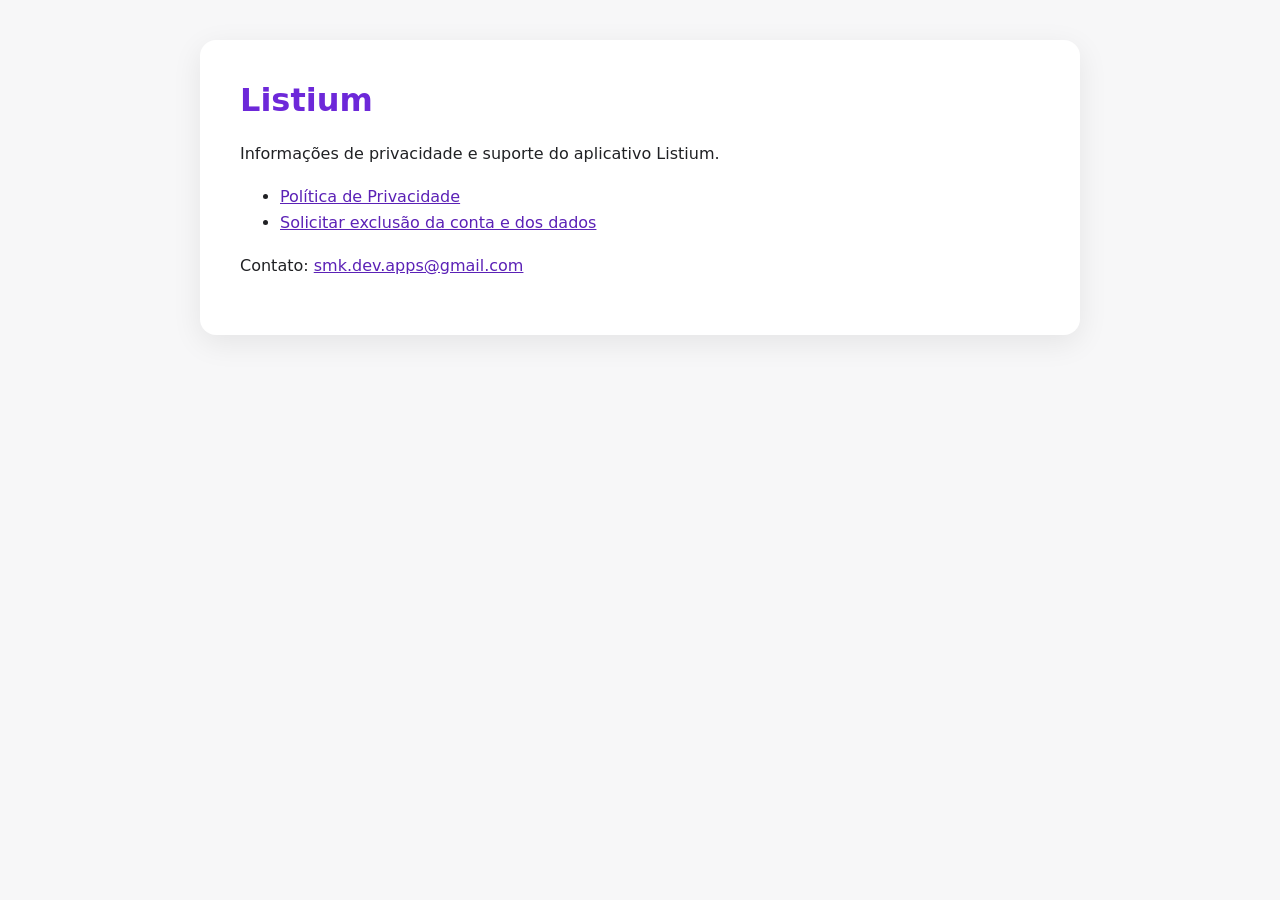
<file: index.html>
<!doctype html>
<html lang="pt-BR">
<head>
  <meta charset="utf-8">
  <meta name="viewport" content="width=device-width, initial-scale=1">
  <title>Listium — Privacidade e suporte</title>
  <link rel="stylesheet" href="styles.css">
</head>
<body>
  <main>
    <h1><span class="brand">Listium</span></h1>
    <p>Informações de privacidade e suporte do aplicativo Listium.</p>
    <ul>
      <li><a href="privacidade.html">Política de Privacidade</a></li>
      <li><a href="excluir-conta.html">Solicitar exclusão da conta e dos dados</a></li>
    </ul>
    <p>Contato: <a href="mailto:smk.dev.apps@gmail.com">smk.dev.apps@gmail.com</a></p>
  </main>
</body>
</html>
</file>
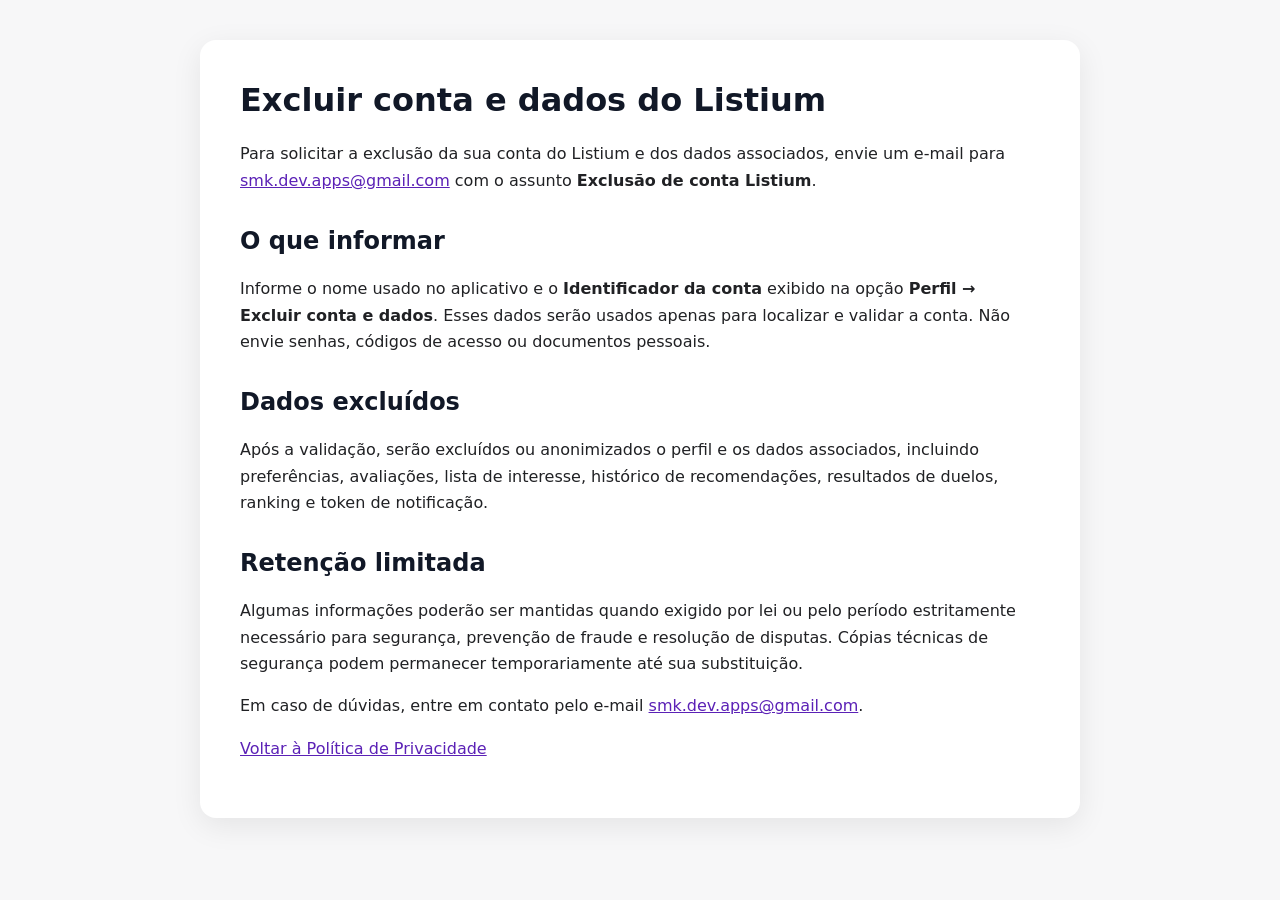
<file: excluir-conta.html>
<!doctype html>
<html lang="pt-BR">
<head>
  <meta charset="utf-8">
  <meta name="viewport" content="width=device-width, initial-scale=1">
  <title>Excluir conta e dados — Listium</title>
  <link rel="stylesheet" href="styles.css">
</head>
<body>
  <main>
    <h1>Excluir conta e dados do Listium</h1>
    <p>Para solicitar a exclusão da sua conta do Listium e dos dados associados, envie um e-mail para <a href="mailto:smk.dev.apps@gmail.com?subject=Exclus%C3%A3o%20de%20conta%20Listium">smk.dev.apps@gmail.com</a> com o assunto <strong>Exclusão de conta Listium</strong>.</p>

    <h2>O que informar</h2>
    <p>Informe o nome usado no aplicativo e o <strong>Identificador da conta</strong> exibido na opção <strong>Perfil → Excluir conta e dados</strong>. Esses dados serão usados apenas para localizar e validar a conta. Não envie senhas, códigos de acesso ou documentos pessoais.</p>

    <h2>Dados excluídos</h2>
    <p>Após a validação, serão excluídos ou anonimizados o perfil e os dados associados, incluindo preferências, avaliações, lista de interesse, histórico de recomendações, resultados de duelos, ranking e token de notificação.</p>

    <h2>Retenção limitada</h2>
    <p>Algumas informações poderão ser mantidas quando exigido por lei ou pelo período estritamente necessário para segurança, prevenção de fraude e resolução de disputas. Cópias técnicas de segurança podem permanecer temporariamente até sua substituição.</p>

    <p>Em caso de dúvidas, entre em contato pelo e-mail <a href="mailto:smk.dev.apps@gmail.com">smk.dev.apps@gmail.com</a>.</p>
    <p><a href="privacidade.html">Voltar à Política de Privacidade</a></p>
  </main>
</body>
</html>
</file>
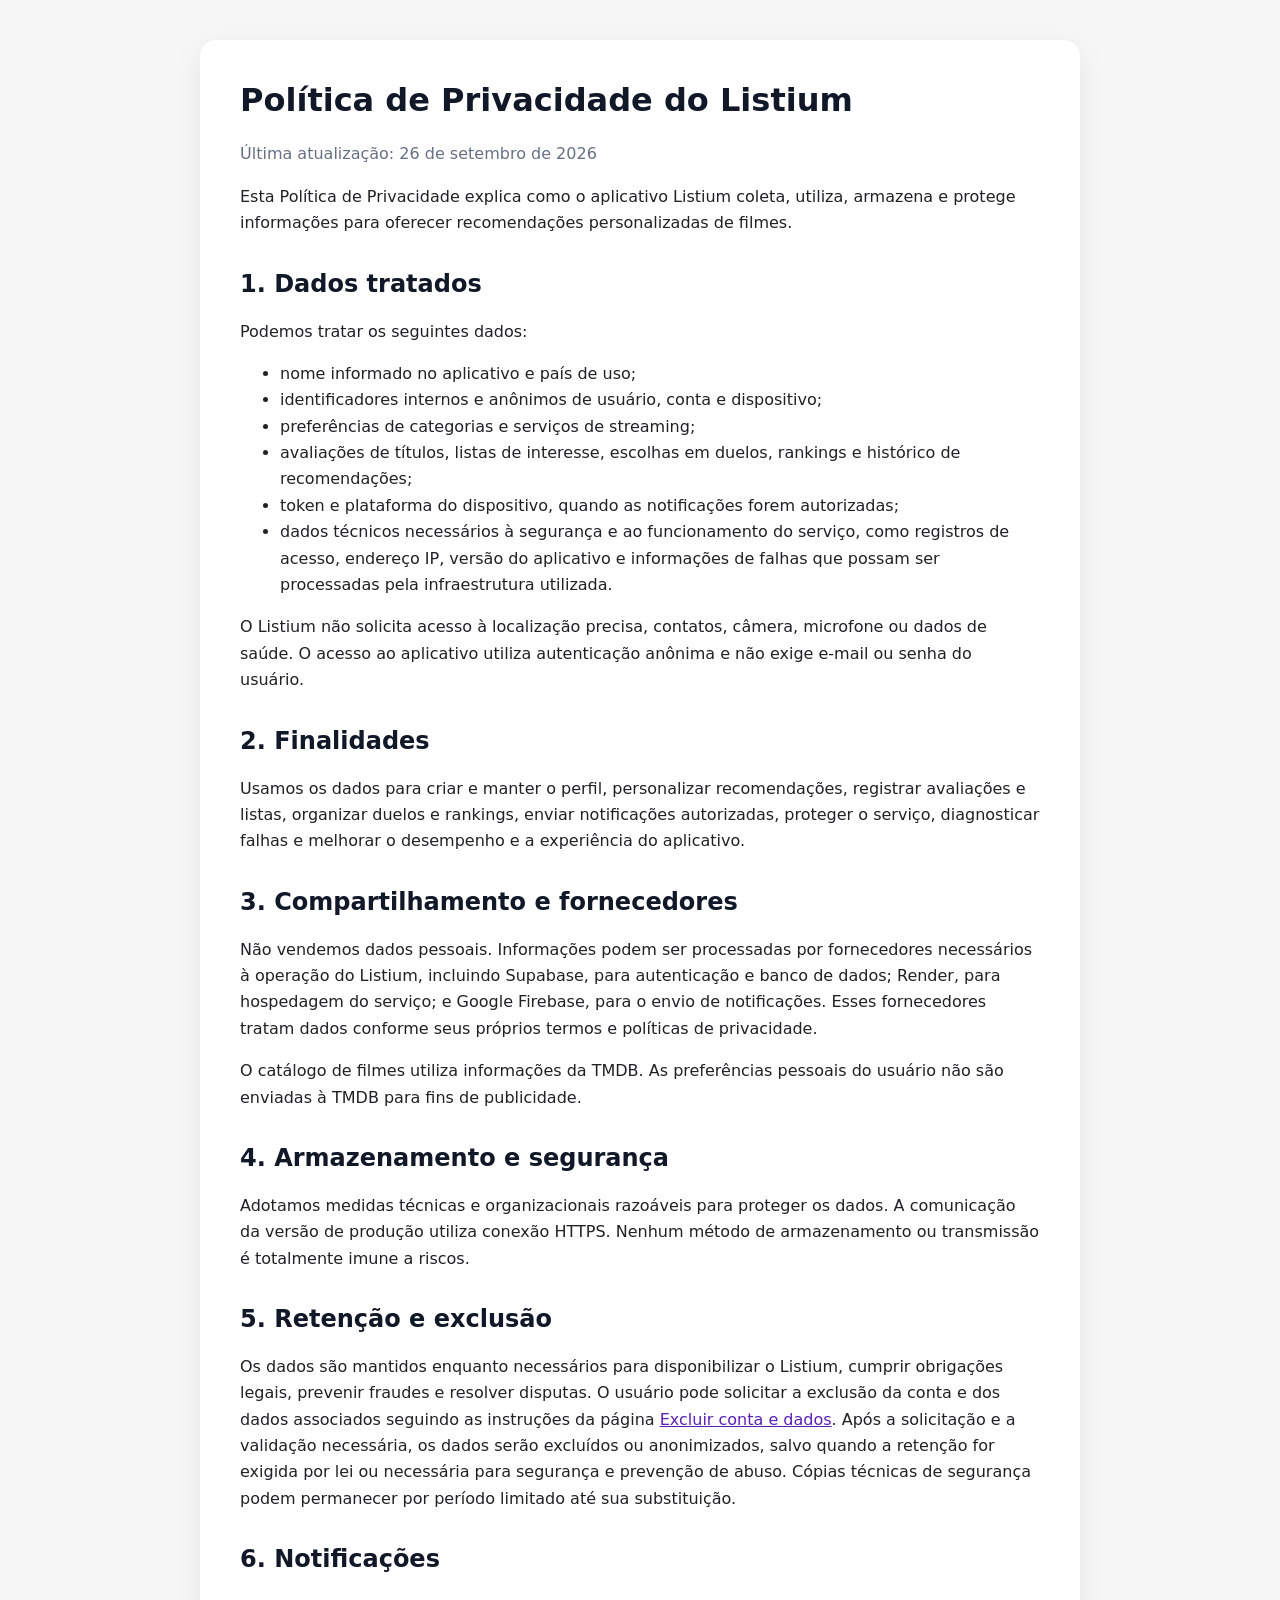
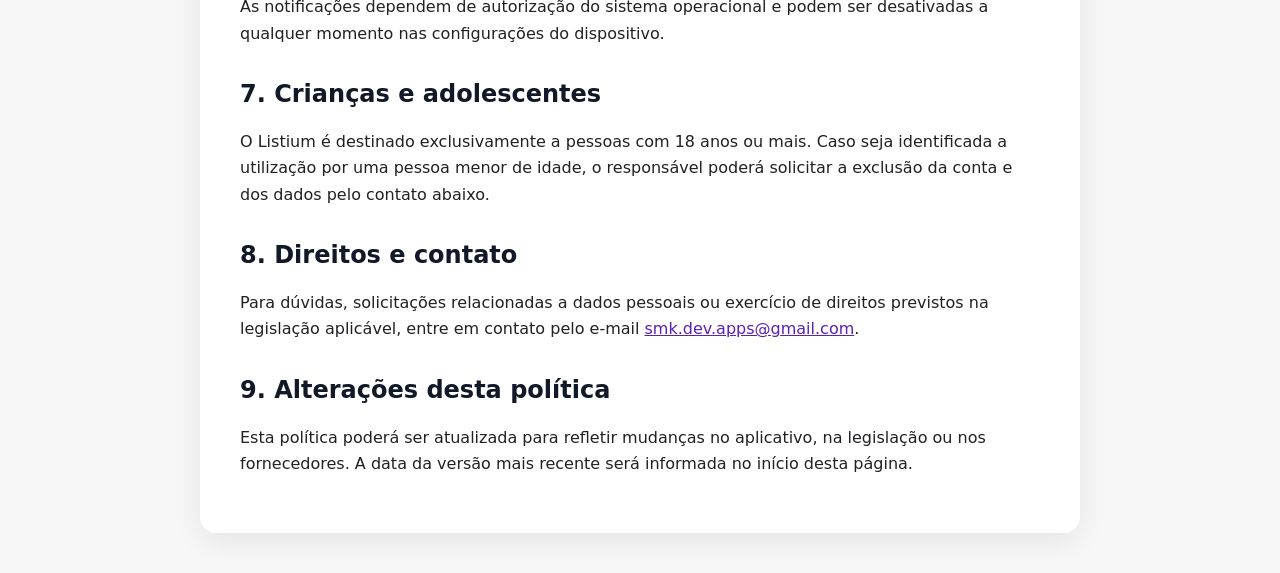
<file: privacidade.html>
<!doctype html>
<html lang="pt-BR">
<head>
  <meta charset="utf-8">
  <meta name="viewport" content="width=device-width, initial-scale=1">
  <title>Política de Privacidade — Listium</title>
  <link rel="stylesheet" href="styles.css">
</head>
<body>
  <main>
    <h1>Política de Privacidade do Listium</h1>
    <p class="meta">Última atualização: 26 de setembro de 2026</p>

    <p>Esta Política de Privacidade explica como o aplicativo Listium coleta, utiliza, armazena e protege informações para oferecer recomendações personalizadas de filmes.</p>

    <h2>1. Dados tratados</h2>
    <p>Podemos tratar os seguintes dados:</p>
    <ul>
      <li>nome informado no aplicativo e país de uso;</li>
      <li>identificadores internos e anônimos de usuário, conta e dispositivo;</li>
      <li>preferências de categorias e serviços de streaming;</li>
      <li>avaliações de títulos, listas de interesse, escolhas em duelos, rankings e histórico de recomendações;</li>
      <li>token e plataforma do dispositivo, quando as notificações forem autorizadas;</li>
      <li>dados técnicos necessários à segurança e ao funcionamento do serviço, como registros de acesso, endereço IP, versão do aplicativo e informações de falhas que possam ser processadas pela infraestrutura utilizada.</li>
    </ul>
    <p>O Listium não solicita acesso à localização precisa, contatos, câmera, microfone ou dados de saúde. O acesso ao aplicativo utiliza autenticação anônima e não exige e-mail ou senha do usuário.</p>

    <h2>2. Finalidades</h2>
    <p>Usamos os dados para criar e manter o perfil, personalizar recomendações, registrar avaliações e listas, organizar duelos e rankings, enviar notificações autorizadas, proteger o serviço, diagnosticar falhas e melhorar o desempenho e a experiência do aplicativo.</p>

    <h2>3. Compartilhamento e fornecedores</h2>
    <p>Não vendemos dados pessoais. Informações podem ser processadas por fornecedores necessários à operação do Listium, incluindo Supabase, para autenticação e banco de dados; Render, para hospedagem do serviço; e Google Firebase, para o envio de notificações. Esses fornecedores tratam dados conforme seus próprios termos e políticas de privacidade.</p>
    <p>O catálogo de filmes utiliza informações da TMDB. As preferências pessoais do usuário não são enviadas à TMDB para fins de publicidade.</p>

    <h2>4. Armazenamento e segurança</h2>
    <p>Adotamos medidas técnicas e organizacionais razoáveis para proteger os dados. A comunicação da versão de produção utiliza conexão HTTPS. Nenhum método de armazenamento ou transmissão é totalmente imune a riscos.</p>

    <h2>5. Retenção e exclusão</h2>
    <p>Os dados são mantidos enquanto necessários para disponibilizar o Listium, cumprir obrigações legais, prevenir fraudes e resolver disputas. O usuário pode solicitar a exclusão da conta e dos dados associados seguindo as instruções da página <a href="excluir-conta.html">Excluir conta e dados</a>. Após a solicitação e a validação necessária, os dados serão excluídos ou anonimizados, salvo quando a retenção for exigida por lei ou necessária para segurança e prevenção de abuso. Cópias técnicas de segurança podem permanecer por período limitado até sua substituição.</p>

    <h2>6. Notificações</h2>
    <p>As notificações dependem de autorização do sistema operacional e podem ser desativadas a qualquer momento nas configurações do dispositivo.</p>

    <h2>7. Crianças e adolescentes</h2>
    <p>O Listium é destinado exclusivamente a pessoas com 18 anos ou mais. Caso seja identificada a utilização por uma pessoa menor de idade, o responsável poderá solicitar a exclusão da conta e dos dados pelo contato abaixo.</p>

    <h2>8. Direitos e contato</h2>
    <p>Para dúvidas, solicitações relacionadas a dados pessoais ou exercício de direitos previstos na legislação aplicável, entre em contato pelo e-mail <a href="mailto:smk.dev.apps@gmail.com">smk.dev.apps@gmail.com</a>.</p>

    <h2>9. Alterações desta política</h2>
    <p>Esta política poderá ser atualizada para refletir mudanças no aplicativo, na legislação ou nos fornecedores. A data da versão mais recente será informada no início desta página.</p>
  </main>
</body>
</html>
</file>
<file: styles.css>
:root {
  color-scheme: light;
  font-family: Inter, system-ui, -apple-system, BlinkMacSystemFont, "Segoe UI", sans-serif;
  color: #202124;
  background: #f7f7f8;
}

* { box-sizing: border-box; }

body {
  margin: 0;
  line-height: 1.65;
}

main {
  width: min(880px, calc(100% - 32px));
  margin: 40px auto;
  padding: 40px;
  background: #fff;
  border-radius: 16px;
  box-shadow: 0 8px 30px rgba(0, 0, 0, 0.08);
}

h1, h2 { line-height: 1.25; color: #111827; }
h1 { margin-top: 0; }
h2 { margin-top: 32px; }
a { color: #5b21b6; }
.meta { color: #667085; }
.brand { color: #6d28d9; font-weight: 700; }

@media (max-width: 600px) {
  main { margin: 0; width: 100%; padding: 24px; border-radius: 0; }
}
</file>
